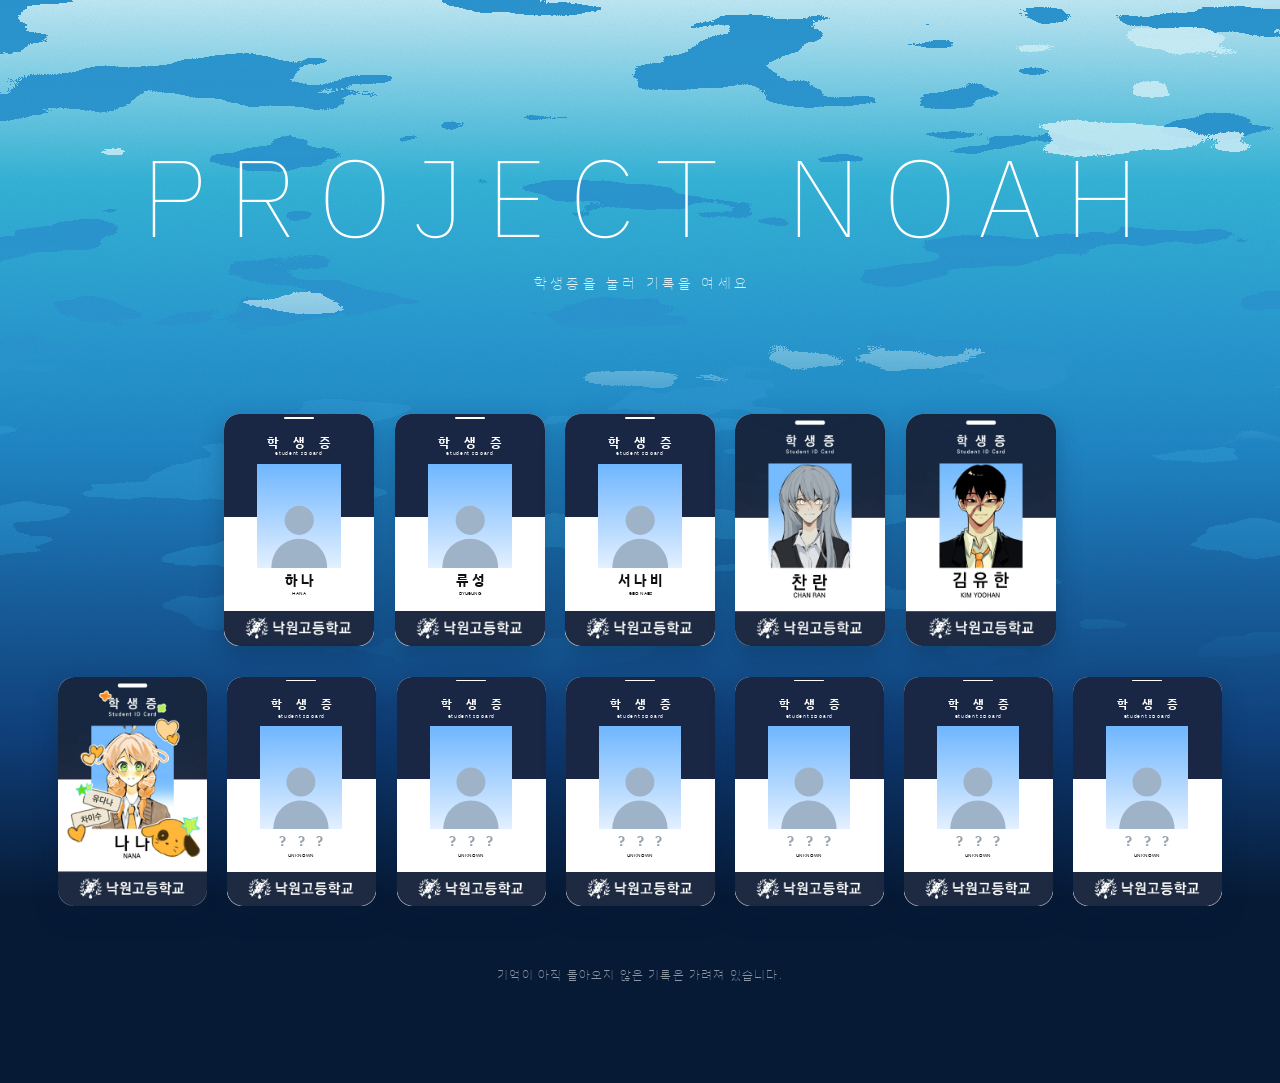
<file: index.html>
<!DOCTYPE html>
<html lang="ko">
<head>
  <meta charset="UTF-8">
  <meta name="viewport" content="width=device-width, initial-scale=1.0">
  <title>PROJECT NOAH</title>
  <meta name="description" content="PROJECT NOAH — 방주에 오른 열두 명의 학생부">
  <link rel="preconnect" href="https://fonts.googleapis.com">
  <link rel="preconnect" href="https://fonts.gstatic.com" crossorigin>
  <link href="https://fonts.googleapis.com/css2?family=IBM+Plex+Mono:wght@400;500&family=IBM+Plex+Sans+KR:wght@100;200;400;500;700&family=IBM+Plex+Sans:wght@100;200&display=swap" rel="stylesheet">
  <link rel="stylesheet" href="style.css">
</head>
<body>

  <!-- 물속 배경: 수면에서 들어오는 빛 조각 + 종이 질감 -->
  <div class="sea" aria-hidden="true">
    <svg class="sea-light" viewBox="0 0 1600 1000" preserveAspectRatio="xMidYMin slice">
      <defs>
        <filter id="patchA" x="0" y="0" width="100%" height="100%">
          <feTurbulence type="fractalNoise" baseFrequency="0.0026 0.011" numOctaves="4" seed="4"/><feGaussianBlur stdDeviation="2" result="n"/>
          <feColorMatrix in="n" type="matrix" values="0 0 0 0 0  0 0 0 0 0  0 0 0 0 0  1 0 0 0 0"/>
          <feComponentTransfer><feFuncA type="discrete" tableValues="0 0 0 0 0 0 1 1"/></feComponentTransfer>
          <feComposite in="SourceGraphic" operator="in"/>
        </filter>
        <filter id="patchB" x="0" y="0" width="100%" height="100%">
          <feTurbulence type="fractalNoise" baseFrequency="0.004 0.016" numOctaves="4" seed="11"/><feGaussianBlur stdDeviation="2" result="n"/>
          <feColorMatrix in="n" type="matrix" values="0 0 0 0 0  0 0 0 0 0  0 0 0 0 0  1 0 0 0 0"/>
          <feComponentTransfer><feFuncA type="discrete" tableValues="0 0 0 0 0 1 1 1"/></feComponentTransfer>
          <feComposite in="SourceGraphic" operator="in"/>
        </filter>
        <linearGradient id="fadeA" x1="0" y1="0" x2="0" y2="1">
          <stop offset="0" stop-color="#fff" stop-opacity="1"/>
          <stop offset=".45" stop-color="#fff" stop-opacity=".9"/>
          <stop offset=".75" stop-color="#fff" stop-opacity="0"/>
        </linearGradient>
        <mask id="mA"><rect width="1600" height="1000" fill="url(#fadeA)"/></mask>
        <linearGradient id="fadeB" x1="0" y1="0" x2="0" y2="1">
          <stop offset="0" stop-color="#fff" stop-opacity="1"/>
          <stop offset=".3" stop-color="#fff" stop-opacity=".8"/>
          <stop offset=".5" stop-color="#fff" stop-opacity="0"/>
        </linearGradient>
        <mask id="mB"><rect width="1600" height="1000" fill="url(#fadeB)"/></mask>
      </defs>
      <!-- 진한 파랑 얼룩 -->
      <g mask="url(#mA)"><rect width="1600" height="1000" fill="#2a95d0" filter="url(#patchB)"/></g>
      <!-- 밝은 빛 조각 -->
      <g mask="url(#mB)"><rect width="1600" height="1000" fill="#c9eef8" filter="url(#patchA)"/></g>
    </svg>
    <svg class="grain" aria-hidden="true">
      <filter id="g"><feTurbulence type="fractalNoise" baseFrequency=".9" numOctaves="2" stitchTiles="stitch"/><feColorMatrix type="saturate" values="0"/></filter>
      <rect width="100%" height="100%" filter="url(#g)"/>
    </svg>
  </div>

  <main class="board">
    <header class="hero">
      <h1 class="title">PROJECT NOAH</h1>
      <p class="sub">학생증을 눌러 기록을 여세요</p>
    </header>

    <div class="deck">
      <section class="row row-5" id="row1"></section>
      <section class="row row-7" id="row2"></section>
    </div>

    <p class="footnote">기억이 아직 돌아오지 않은 기록은 가려져 있습니다.</p>
  </main>

  <!-- 프로필 오버레이 -->
  <div class="profile" id="profile" aria-hidden="true" role="dialog" aria-modal="true" aria-labelledby="pName">
    <div class="flood" data-close>
      <!-- 물결 층은 app.js에서 그림 -->
      <div class="flood-bubbles" aria-hidden="true"></div>
    </div>

    <button class="p-nav p-prev" id="pPrev" aria-label="이전 학생">‹</button>
    <button class="p-nav p-next" id="pNext" aria-label="다음 학생">›</button>

    <div class="profile-inner" id="pInner">
      <button class="p-close" data-close aria-label="닫기">✕</button>

      <div class="p-grid" aria-hidden="true"></div>
      <div class="p-beams" aria-hidden="true"><i class="b1"></i><i class="b2"></i></div>
      <svg class="p-waves" id="pWaves" viewBox="0 0 1600 1000" preserveAspectRatio="xMidYMid slice" aria-hidden="true">
        <defs>
          <linearGradient id="fadeL" x1="0" y1="0" x2="1" y2="0">
            <stop offset="0" stop-color="#fff" stop-opacity="0"/><stop offset=".45" stop-color="#fff" stop-opacity="1"/>
          </linearGradient>
          <mask id="mWaveL"><rect x="0" y="0" width="1600" height="1000" fill="url(#fadeL)"/></mask>
          <linearGradient id="fadeD" x1="0" y1="0" x2="0" y2="1">
            <stop offset="0" stop-color="#fff" stop-opacity="1"/><stop offset="1" stop-color="#fff" stop-opacity="0"/>
          </linearGradient>
          <mask id="mWaveT"><rect x="0" y="0" width="1600" height="180" fill="url(#fadeD)"/></mask>
        </defs>
        <g class="sei sei-l" mask="url(#mWaveL)"></g>
        <g class="curls"></g>
      </svg>
      <!-- 오른쪽 배경: 소용돌이치는 물고기 떼 + 그 위를 지나는 흰 선 -->
      <svg class="p-fish" id="pFish" viewBox="0 0 1600 1000" preserveAspectRatio="xMidYMid slice" aria-hidden="true">
        <defs>
          <radialGradient id="fishCore" cx="1" cy="0" r="1">
            <stop offset="0" stop-color="#040c22" stop-opacity="1"/>
            <stop offset=".55" stop-color="#0b1f4d" stop-opacity=".85"/>
            <stop offset="1" stop-color="#0b1f4d" stop-opacity="0"/>
          </radialGradient>
        </defs>
        <rect class="core" x="1000" y="-100" width="660" height="620" fill="url(#fishCore)"/>
        <g class="school"></g>
      </svg>
      <svg class="p-wires" id="pWires" viewBox="0 0 1600 1000" preserveAspectRatio="xMidYMid slice" aria-hidden="true"></svg>


      <div class="p-art">
        <div class="echo e3" aria-hidden="true"></div>
        <div class="echo e2" aria-hidden="true"></div>
        <div class="echo e1" aria-hidden="true"></div>
        <div class="p-portrait" id="pPortrait"></div>
      </div>

      <div class="p-plate" aria-hidden="true"><span>NO</span><b id="pNo">01</b></div>
      <div class="p-vname" aria-hidden="true"><span id="pVName"></span><small id="pVEn"></small></div>

      <div class="p-right">
        <div class="p-block p-title">
          <span class="p-tag" id="pTag"></span>
          <h2 id="pName"></h2>
          <span class="p-en" id="pEn"></span>
        </div>

        <div class="p-block p-stats">
          <div class="stat"><span>반</span><b id="pCls"></b></div>
          <div class="stat"><span>성별</span><b id="pGender"></b></div>
          <div class="stat"><span>키</span><b id="pHeight"></b></div>
          <div class="stat"><span>상태</span><b>생존</b></div>
        </div>

        <div class="p-block p-quote" id="pQuoteWrap">
          <p id="pQuote"></p>
        </div>

        <div class="p-block p-desc">
          <h3>기록</h3>
          <p id="pDesc"></p>
          <ul class="traits" id="pTraits"></ul>
        </div>

        <div class="p-block p-memory">
          <h3>기억 복원율 <em id="pMemNum">0%</em></h3>
          <div class="bar"><i id="pMemBar"></i></div>
        </div>

        <div class="p-block p-reason">
          <h3>나가야 하는 이유</h3>
          <p id="pReason"></p>
        </div>

        <div class="p-block p-counter">
          <h3>고발 카운터</h3>
          <div class="pips"><i></i><i></i></div>
          <span class="pips-txt">2 / 2</span>
        </div>
      </div>
    </div>
  </div>

  <script src="students.js"></script>
  <script src="app.js"></script>
</body>
</html>
</file>
<file: style.css>
/* PROJECT NOAH 학생부 */
:root {
  --surface: #bfe9f5;
  --shallow: #34b4d8;
  --mid: #1f86c6;
  --deep: #0f3f7a;
  --abyss: #061a36;
  --paper: #f5f6f4;
  --ink: #16191b;
  --gray-1: #e6e6e6;
  --gray-2: #c4c8ca;
  --gray-3: #8b9194;
  --line: 1.5px solid var(--ink);
  --mono: "IBM Plex Mono", "IBM Plex Sans KR", monospace;
  --sans: "IBM Plex Sans KR", system-ui, sans-serif;
  --thin: "IBM Plex Sans", "IBM Plex Sans KR", system-ui, sans-serif;
}

* { margin: 0; padding: 0; box-sizing: border-box; }

body {
  font-family: var(--sans);
  color: #fff;
  background: var(--abyss);
  -webkit-font-smoothing: antialiased;
  overflow-x: hidden;
}
body.locked { overflow: hidden; }

/* ---------------- 물속 배경 ---------------- */
.sea {
  position: fixed; inset: 0; z-index: 0; pointer-events: none; overflow: hidden;
  background: linear-gradient(180deg,
    var(--surface) 0%, #7fd0e8 9%, var(--shallow) 20%, #2a9fd2 34%,
    var(--mid) 50%, #17609f 66%, var(--deep) 82%, var(--abyss) 100%);
}
.sea-light {
  position: absolute; left: -4%; top: 0; width: 108%; height: 100%;
  animation: sway 18s ease-in-out infinite alternate;
}
@keyframes sway {
  from { transform: translateX(-1.5%) scaleY(1); }
  to   { transform: translateX(1.5%) scaleY(1.03); }
}
.grain {
  position: absolute; inset: 0; width: 100%; height: 100%;
  opacity: .16; mix-blend-mode: multiply;
}

/* ---------------- 제목 ---------------- */
.board {
  position: relative; z-index: 1;
  max-width: 1240px; margin: 0 auto;
  padding: 0 clamp(16px, 3vw, 40px) 100px;
}
.hero {
  min-height: 46vh;
  display: flex; flex-direction: column; align-items: center; justify-content: center;
  text-align: center; padding: 60px 0 40px;
}
.title {
  font-family: var(--thin); font-weight: 100;
  font-size: clamp(40px, 8.5vw, 116px);
  letter-spacing: .2em; margin-right: -.2em; /* 자간 보정해서 가운데 맞춤 */
  line-height: 1; color: #fff;
}
.sub {
  margin-top: 22px; font-weight: 200; font-size: 14px; letter-spacing: .3em; margin-right: -.3em;
  color: rgba(255,255,255,.85);
}
.footnote {
  text-align: center; margin-top: 60px;
  font-size: 12px; font-weight: 200; letter-spacing: .1em; color: rgba(255,255,255,.55);
}

.row { display: grid; justify-content: center; gap: clamp(12px, 1.6vw, 22px); }
.row-5 { grid-template-columns: repeat(5, minmax(0, 150px)); margin-bottom: clamp(22px, 3.5vh, 36px); }
.row-7 { grid-template-columns: repeat(7, minmax(0, 150px)); }

/* ---------------- 학생증 (낙원고등학교) ---------------- */
.idcard {
  --delay: 0s;
  position: relative; display: flex; flex-direction: column; align-items: center;
  aspect-ratio: 736 / 1136; width: 100%;
  padding: 0; border: 0; cursor: pointer;
  background: #fff; color: #111;
  border-radius: 10.3% / 6.7%; overflow: hidden;
  font-family: var(--sans);
  box-shadow: 0 10px 24px rgba(6,26,54,.28);
  animation: bob 7s ease-in-out infinite; animation-delay: var(--delay);
  transition: transform .25s;
}
@keyframes bob { 50% { translate: 0 -5px; } }
.idcard:hover, .idcard:focus-visible { outline: 2px solid #fff; outline-offset: 3px; animation-play-state: paused; transform: translateY(-4px); }
.idcard.has-img { background: transparent; }
.id-img { width: 100%; height: 100%; display: block; }

/* 기본 학생증 (이미지 없을 때) — 완성본과 같은 구성 */
.idcard { container-type: inline-size; }
.id-top { position: absolute; left: 0; right: 0; top: 0; height: 44.5%; background: #1a2744; }
.id-hole { position: absolute; left: 40%; width: 20%; top: 2.8%; height: 1.6%; background: #fff; border-radius: 99px; }
.id-top b, .id-top small { position: absolute; left: 0; right: 0; text-align: center; color: #fff; }
.id-top b { top: 18%; font-size: 8.4cqw; font-weight: 700; letter-spacing: .45em; text-indent: .45em; }
.id-top small { top: 35%; font-size: 3.3cqw; letter-spacing: .14em; }
.id-photo {
  position: absolute; left: 22.3%; width: 55.4%; top: 21.4%; height: 45%;
  display: flex; align-items: flex-end; justify-content: center; overflow: hidden;
  background: linear-gradient(180deg, #6fb6ff, #e3f0ff);
}
.id-photo img { width: 100%; height: 100%; object-fit: cover; }
.sil { width: 80%; height: auto; color: #9fb3c8; }
.id-text { position: absolute; top: 68%; left: 0; right: 0; text-align: center; color: #111; }
.id-text > span { display: block; }
.id-name { font-size: 9.5cqw; font-weight: 700; letter-spacing: .3em; text-indent: .3em; line-height: 1.2; }
.id-name.blank { color: #9aa3ad; }
.id-en { font-size: 3.6cqw; margin-top: .5cqw; }
.id-school { position: absolute; left: 0; right: 0; bottom: 0; height: 15.1%; }
.id-school img { width: 100%; height: 100%; display: block; }

/* ---------------- 물 차오르기 ---------------- */
.profile {
  position: fixed; inset: 0; z-index: 50;
  display: grid; place-items: center;
  visibility: hidden; pointer-events: none;
}
.profile.open { visibility: visible; pointer-events: auto; }

.flood { position: absolute; inset: 0; overflow: hidden; }
.profile.open .flood { animation: floodBg .01s 1.05s forwards; }
@keyframes floodBg { to { background: #1a62a8; } }
.profile.closing .flood { animation: none; background: transparent; }

/* 휘감아 올라오는 물결 층 */
.sw {
  position: absolute; left: -15vw; top: 0; width: 130vw; height: 200vh;
  transform: translate(-10%, 100%);
  will-change: transform;
}
.profile.open .sw-1 { animation: swPass 1.1s .12s cubic-bezier(.4,.1,.35,1) forwards; }
.profile.open .sw-2 { animation: swPass 1.1s .05s cubic-bezier(.4,.1,.35,1) forwards; }
.profile.open .sw-3 { animation: swPass 1.1s 0s cubic-bezier(.4,.1,.35,1) forwards; }
.profile.open .sw-deep { animation: swRise .85s .1s cubic-bezier(.3,.6,.25,1) forwards; }
@keyframes swPass {
  0%   { transform: translate(-18%, 95%) rotate(14deg); }
  50%  { transform: translate(0, 5%) rotate(2deg); }
  100% { transform: translate(14%, -100%) rotate(-10deg); opacity: 0; }
}
@keyframes swRise {
  0%   { transform: translate(-8%, 100%) rotate(5deg); }
  100% { transform: translate(0, -25%) rotate(0deg); }
}

/* 닫을 때 물이 빠짐 */
.profile.closing .sw-1, .profile.closing .sw-2, .profile.closing .sw-3 { display: none; }
.profile.closing .sw-deep { animation: swDrain .5s ease-in forwards !important; }
@keyframes swDrain { from { transform: translate(0, -25%); } to { transform: translate(6%, 100%) rotate(4deg); } }
.profile.closing .profile-inner { opacity: 0 !important; transition: opacity .15s; }
.profile.closing .p-nav, .profile.closing .flood-bubbles { opacity: 0; }

/* 손그림 거품 */
.flood-bubbles { position: absolute; inset: 0; pointer-events: none; transition: opacity .2s; }
.flood-bubbles svg { position: absolute; overflow: visible; opacity: 0; }
.profile.open .flood-bubbles svg { animation: bub var(--d, 9s) var(--dl, 1s) linear infinite; }
@keyframes bub {
  0%   { opacity: 0; transform: translate(0, 0) rotate(0deg); }
  12%  { opacity: .9; }
  85%  { opacity: .7; }
  100% { opacity: 0; transform: translate(var(--dx, 0), -70vh) rotate(var(--r, 20deg)); }
}

/* 캐릭터 뒤 눈금 빛살 */


/* ---------------- 프로필 (캐릭터 창) ---------------- */
.profile-inner {
  --base: .9s;
  --cyan: #35c6ee;
  position: absolute; inset: 0; z-index: 2;
  overflow: hidden; color: #fff;
}

/* 모눈 */
.p-grid {
  position: absolute; inset: 0 0 0 42%;
  background-image:
    linear-gradient(rgba(255,255,255,.13) 1px, transparent 1px),
    linear-gradient(90deg, rgba(255,255,255,.13) 1px, transparent 1px);
  background-size: 44px 44px;
  -webkit-mask: linear-gradient(90deg, transparent, #000 25%);
          mask: linear-gradient(90deg, transparent, #000 25%);
  opacity: 0;
}
.profile-inner.show .p-grid { animation: fade .6s var(--base) forwards; }
@keyframes fade { to { opacity: 1; } }

/* 사선 빛줄기 */
.p-beams i {
  position: absolute; inset: 0;
  transform-origin: 20% 100%; transform: scaleX(0);
}
.p-beams .b1 { background: var(--cyan); opacity: .28; clip-path: polygon(18% 100%, 30% 100%, 100% 8%, 100% 0); }
.p-beams .b2 { background: #fff; opacity: .35; clip-path: polygon(24% 100%, 24.6% 100%, 100% 26%, 100% 25.3%); }
.p-beams .b3 { background: var(--cyan); opacity: .3; clip-path: polygon(10% 100%, 14% 100%, 72% 0, 69% 0); }
.profile-inner.show .p-beams i { animation: beam .45s var(--base) cubic-bezier(.7,0,.2,1) forwards; }
.profile-inner.show .p-beams .b2 { animation-delay: calc(var(--base) + .08s); }
.profile-inner.show .p-beams .b3 { animation-delay: calc(var(--base) + .14s); }
@keyframes beam { to { transform: scaleX(1); } }

/* 콜라주 사각형 */


/* 파도 무늬 (가는 흰 선) */
.p-waves { position: absolute; inset: 0; width: 100%; height: 100%; pointer-events: none; }
.p-waves .sei { opacity: 0; }
.p-waves .sei-l { --seiO: .6; }
.profile-inner.show .p-waves .sei-l { animation: seiUp .9s calc(var(--base) + .3s) cubic-bezier(.2,.9,.2,1) forwards; }
.profile-inner.show .p-waves .sei-s { animation: seiUp .9s calc(var(--base) + .45s) cubic-bezier(.2,.9,.2,1) forwards; }
@keyframes seiUp { from { opacity: 0; transform: translateY(24px); } to { opacity: var(--seiO, 1); transform: none; } }
.p-waves .curls path { opacity: 0; transform-box: fill-box; }
.profile-inner.show .p-waves .curls path { animation: fade .5s calc(var(--base) + .9s + var(--k) * .12s) forwards; }

/* 물고기 떼 + 흰 선 */
.p-fish, .p-wires { position: absolute; inset: 0; width: 100%; height: 100%; pointer-events: none; }
.p-fish .school, .p-fish .core { transform-box: view-box; transform-origin: 100% 0%; opacity: 0; }
.profile-inner.show .p-fish .core { animation: fade .8s calc(var(--base) + .05s) forwards; }
.profile-inner.show .p-fish .school {
  animation: schoolIn 1.2s calc(var(--base) + .1s) cubic-bezier(.2,.8,.2,1) forwards,
             schoolDrift 9s calc(var(--base) + 1.3s) ease-in-out infinite alternate;
}
@keyframes schoolIn { from { opacity: 0; rotate: 18deg; scale: .9; } to { opacity: 1; rotate: 0deg; scale: 1; } }
@keyframes schoolDrift { to { rotate: -2.5deg; } }
.p-wires path { stroke-dasharray: 1; stroke-dashoffset: 1; }
.profile-inner.show .p-wires path { animation: wireDraw 1s calc(var(--base) + .35s + var(--k) * .015s) cubic-bezier(.6,0,.2,1) forwards; }
@keyframes wireDraw { to { stroke-dashoffset: 0; } }
.p-wires .sliver { stroke-dasharray: none; stroke-dashoffset: 0; opacity: 0; }
.profile-inner.show .p-wires .sliver { animation: fade .4s calc(var(--base) + .9s + var(--k) * .05s) forwards; }

/* 캐릭터 그림 + 잔상 */
.p-art { position: absolute; left: 6%; bottom: 0; width: 40%; height: 88%; }
.p-portrait, .echo {
  position: absolute; inset: 0;
  display: flex; align-items: flex-end; justify-content: center; overflow: hidden;
}
.p-portrait {
  background: var(--cyan);
  clip-path: polygon(0 100%, 100% 100%, 100% 100%, 0 100%);
}
.profile-inner.show .p-portrait { animation: artIn .6s calc(var(--base) + .05s) cubic-bezier(.7,0,.2,1) forwards; }
@keyframes artIn { to { clip-path: polygon(0 6%, 100% 0, 100% 100%, 0 100%); } }
.p-portrait img { width: 100%; height: 100%; object-fit: cover; object-position: 50% 20%; }
.p-portrait .sil { width: 92%; color: var(--deep); }

.echo { opacity: 0; }
.echo .sil { width: 92%; color: var(--cyan); }
.echo img { width: 100%; height: 100%; object-fit: cover; object-position: 50% 20%; filter: grayscale(1) brightness(.9) sepia(1) hue-rotate(160deg) saturate(3); }
.profile-inner.show .echo { animation: echoIn .55s cubic-bezier(.2,.9,.2,1) forwards; }
.e1 { --x: 20%; --o: .3; }
.e2 { --x: 38%; --o: .16; }
.e3 { --x: 54%; --o: .08; }
.profile-inner.show .e1 { animation-delay: calc(var(--base) + .2s); }
.profile-inner.show .e2 { animation-delay: calc(var(--base) + .27s); }
.profile-inner.show .e3 { animation-delay: calc(var(--base) + .34s); }
@keyframes echoIn {
  from { opacity: 0; transform: translateX(calc(var(--x) + 30%)); }
  to   { opacity: var(--o); transform: translateX(var(--x)); }
}

/* 배경 딴 일러스트 */
.profile-inner.show .p-portrait.has-art { animation: none; }
.p-portrait.has-art { background: none; clip-path: none; overflow: visible; }
.p-portrait.has-art .pbg {
  position: absolute; left: 6%; right: 2%; top: 14%; bottom: 0; overflow: hidden;
  box-shadow: 0 0 0 1px rgba(255,255,255,.9), 0 24px 60px rgba(2,10,30,.45);
  clip-path: polygon(0 100%, 100% 100%, 100% 100%, 0 100%);
}
.p-portrait.has-art .pbg svg { display: block; width: 100%; height: 100%; }
/* 네모를 바깥 배경과 살짝 떼어 주는 얇은 테 */
.p-portrait.has-art .pframe {
  position: absolute; left: calc(6% - 12px); right: calc(2% - 12px); top: calc(14% - 12px); bottom: 0;
  border: 1px solid rgba(255,255,255,.55); border-bottom: 0; opacity: 0;
}
.profile-inner.show .p-portrait.has-art .pframe { animation: fade .5s calc(var(--base) + .5s) forwards; }
.profile-inner.show .p-portrait.has-art .pbg { animation: artIn .55s calc(var(--base) + .05s) cubic-bezier(.7,0,.2,1) forwards; }
.p-portrait .cut {
  position: absolute; left: -8%; bottom: 0; width: 116%; height: 104%;
  object-fit: contain; object-position: 50% 100%;
  opacity: 0;
}
.profile-inner.show .p-portrait .cut { animation: cutIn .6s calc(var(--base) + .2s) cubic-bezier(.2,.9,.2,1) forwards; }
@keyframes cutIn { from { opacity: 0; transform: translate(-30px, 30px); } to { opacity: 1; transform: none; } }
.echo.art {
  left: -8%; right: -8%; top: -4%;
  background: var(--cyan);
  -webkit-mask: var(--art) 50% 100% / contain no-repeat;
          mask: var(--art) 50% 100% / contain no-repeat;
}

.p-portrait .sil-wrap { left: 18%; width: 70%; height: 80%; display: flex; align-items: flex-end; justify-content: center; }
.p-portrait .sil-wrap .sil { width: 100%; color: #0b1f4d; opacity: .85; }

/* 큰 번호 */
.p-plate {
  position: absolute; left: 2.2%; top: 3%; z-index: 3;
  display: flex; flex-direction: column; line-height: .85;
  font-family: var(--thin); color: #fff;
  opacity: 0;
}
.p-plate span { font-weight: 200; font-size: 26px; letter-spacing: .1em; }
.p-plate b { font-weight: 100; font-size: clamp(80px, 10vw, 150px); letter-spacing: -.02em; }
.profile-inner.show .p-plate { animation: drop .5s calc(var(--base) + .2s) cubic-bezier(.2,.9,.2,1) forwards; }
@keyframes drop { from { opacity: 0; transform: translateY(-30px); } to { opacity: 1; transform: none; } }

/* 세로 이름판 */
.p-vname {
  position: absolute; left: 2.2%; top: calc(3% + clamp(110px, 13vw, 190px)); z-index: 3;
  writing-mode: vertical-rl;
  background: #061a36; color: #fff;
  padding: 16px 10px;
  box-shadow: inset 0 0 0 1px rgba(255,255,255,.18);
  display: flex; align-items: center; gap: 14px;
  clip-path: inset(0 0 100% 0);
}
.p-vname span { font-size: 26px; font-weight: 500; letter-spacing: .25em; }
.p-vname small { font-family: var(--mono); font-size: 11px; letter-spacing: .15em; color: var(--cyan); }
.profile-inner.show .p-vname { animation: wipeDown .5s calc(var(--base) + .35s) cubic-bezier(.7,0,.2,1) forwards; }
@keyframes wipeDown { to { clip-path: inset(0 0 0 0); } }

/* 닫기 / 넘기기 */
.p-close, .p-nav {
  background: rgba(6,26,54,.5); border: 1px solid rgba(255,255,255,.7); color: #fff; cursor: pointer;
  opacity: 0; transition: opacity .3s, background .2s;
}
.profile-inner.show .p-close, .profile.open .p-nav { opacity: 1; transition-delay: var(--base, .9s); }
.p-close { position: absolute; top: 20px; right: 20px; z-index: 5; width: 40px; height: 40px; font-size: 14px; }
.p-nav {
  position: fixed; bottom: 22px; z-index: 60;
  width: 44px; height: 44px; font-size: 22px; line-height: 1;
}
.p-close:hover, .p-nav:hover { background: #fff; color: var(--deep); }
.p-prev { right: 78px; }
.p-next { right: 22px; }

/* 정보 */
.p-right {
  position: absolute; z-index: 4;
  left: 52%; right: 4%; top: 50%; transform: translateY(-50%);
  display: flex; flex-direction: column; gap: 20px;
  padding: 30px 32px;
}
.p-right::before {
  content: ''; position: absolute; inset: 0; z-index: -1;
  background: linear-gradient(90deg, rgba(6,26,54,.35), rgba(6,26,54,.8) 18%);
  opacity: 0; transform: scaleX(0); transform-origin: right;
}
.profile-inner.show .p-right::before { animation: panel .45s calc(var(--base) + .2s) cubic-bezier(.7,0,.2,1) forwards; }
@keyframes panel { to { opacity: 1; transform: scaleX(1); } }
.p-right {
  max-height: 86vh; overflow-y: auto;
}
.p-block { opacity: 0; }
.profile-inner.show .p-block {
  animation: slideL .45s cubic-bezier(.2,.9,.2,1) forwards;
  animation-delay: calc(var(--base) + .3s + var(--i, 0) * .07s);
}
@keyframes slideL {
  from { opacity: 0; translate: 40px 0; }
  to   { opacity: 1; translate: 0 0; }
}

.p-tag {
  display: inline-block; font-size: 11px; letter-spacing: .12em;
  padding: 3px 9px; background: #061a36; color: var(--cyan);
}
.p-tag:empty { display: none; }
.p-title h2 {
  font-size: clamp(40px, 6vw, 84px); font-weight: 200; letter-spacing: -.01em; line-height: 1.05;
  margin-top: 10px; min-height: 1.05em;
}
.cursor { display: inline-block; width: 2px; margin-left: 4px; background: #fff; animation: blink 1s steps(2) infinite; }
@keyframes blink { 50% { opacity: 0; } }
.p-en { font-family: var(--thin); font-weight: 200; font-size: 13px; letter-spacing: .4em; color: var(--cyan); }

.p-stats {
  display: grid; grid-template-columns: repeat(4, 1fr);
  border-top: 1px solid rgba(255,255,255,.7); border-bottom: 1px solid rgba(255,255,255,.7);
}
.stat { padding: 9px 12px 10px; }
.stat:first-child { padding-left: 0; }
.stat + .stat { border-left: 1px solid rgba(255,255,255,.25); }
.stat span { display: block; font-size: 11px; color: rgba(255,255,255,.6); margin-bottom: 3px; }
.stat b { font-size: 15px; font-weight: 500; }

.p-quote p {
  display: inline; font-size: 16px; line-height: 2;
  background: #fff; color: var(--abyss); padding: 3px 8px;
  -webkit-box-decoration-break: clone; box-decoration-break: clone;
}
.p-quote.empty { display: none; }

.p-right h3 { font-size: 11px; font-weight: 400; color: var(--cyan); margin-bottom: 7px; letter-spacing: .15em; }
.p-desc p { font-size: 15px; line-height: 1.8; word-break: keep-all; color: rgba(255,255,255,.92); }
.traits { list-style: none; display: flex; flex-wrap: wrap; gap: 6px; margin-top: 10px; }
.traits li { font-size: 12px; padding: 3px 9px; border: 1px solid rgba(255,255,255,.5); }

.p-memory h3 em { font-style: normal; color: #fff; font-family: var(--mono); margin-left: 6px; }
.bar { height: 6px; background: rgba(255,255,255,.18); }
.bar i { display: block; height: 100%; width: 0; background: var(--cyan); transition: width .8s ease-out; }

.p-reason p { font-size: 15px; line-height: 1.7; }
.redact { display: inline-block; background: rgba(207,226,236,.85); color: transparent; user-select: none; margin: 3px 5px 3px 0; line-height: 1.1; }
.locked-msg { display: block; font-size: 11px; color: rgba(255,255,255,.55); margin-top: 6px; }

.p-counter { display: flex; align-items: center; gap: 12px; }
.p-counter h3 { margin: 0; }
.pips { display: flex; gap: 5px; }
.pips i { width: 18px; height: 8px; background: var(--cyan); }
.pips-txt { font-family: var(--mono); font-size: 12px; color: rgba(255,255,255,.6); }

.mute { color: rgba(255,255,255,.55); }

/* ---------------- 반응형 ---------------- */
@media (max-width: 1100px) {
  .row-5, .row-7 { grid-template-columns: repeat(4, minmax(0, 150px)); }
}
@media (max-width: 720px) {
  .hero { min-height: 38vh; }
  .title { letter-spacing: .12em; margin-right: -.12em; }
  .sub { letter-spacing: .15em; margin-right: -.15em; }
  .deck { display: grid; grid-template-columns: repeat(3, minmax(0, 1fr)); gap: 16px 10px; }
  .row { display: contents; }
  .profile-inner { overflow-y: auto; }
  .p-grid { inset: 0; }
  .p-art { position: relative; left: auto; bottom: auto; width: 74%; height: 56vh; margin: 70px 0 0 22%; }
  .p-plate { top: 14px; left: 14px; }
  .p-plate b { font-size: 76px; }
  .p-vname { top: 128px; left: 14px; padding: 12px 8px; }
  .p-vname span { font-size: 20px; }
  .p-right { position: relative; left: auto; right: auto; top: auto; transform: none; max-height: none; overflow: visible; padding: 26px 20px 90px; }
  .p-stats { grid-template-columns: repeat(2, 1fr); }
  .stat:nth-child(3) { border-left: 0; padding-left: 0; }
  .stat:nth-child(n+3) { border-top: 1px solid rgba(255,255,255,.25); }
}

@media (prefers-reduced-motion: reduce) {
  .sea-light, .idcard { animation: none !important; }
  .profile-inner { --base: 0s; }
}
</file>
